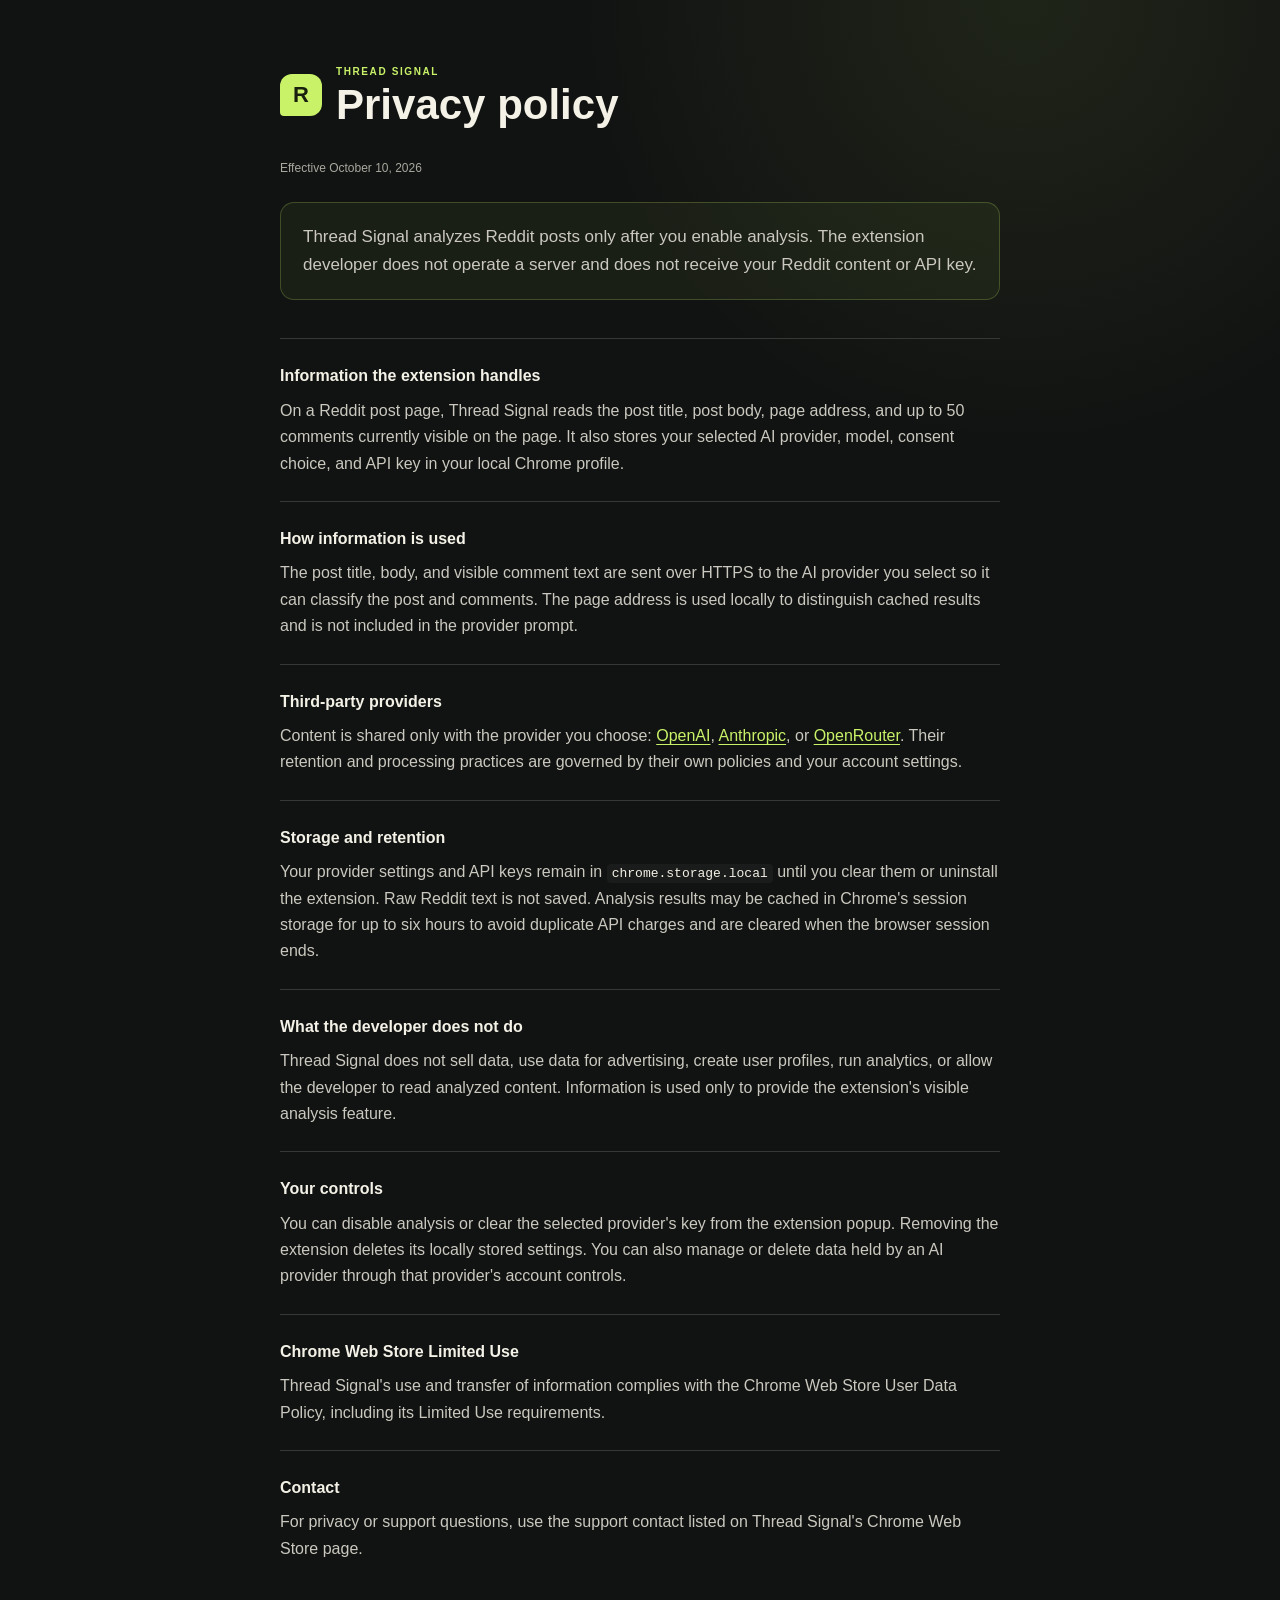
<file: docs/index.html>
<!doctype html>
<html lang="en">
  <head>
    <meta charset="utf-8">
    <meta name="viewport" content="width=device-width, initial-scale=1">
    <title>Thread Signal Privacy Policy</title>
    <link rel="stylesheet" href="privacy-policy.css">
  </head>
  <body>
    <main>
      <header>
        <span class="mark" aria-hidden="true">R</span>
        <div>
          <p class="kicker">Thread Signal</p>
          <h1>Privacy policy</h1>
        </div>
      </header>

      <p class="updated">Effective October 10, 2026</p>
      <p class="summary">Thread Signal analyzes Reddit posts only after you enable analysis. The extension developer does not operate a server and does not receive your Reddit content or API key.</p>

      <section>
        <h2>Information the extension handles</h2>
        <p>On a Reddit post page, Thread Signal reads the post title, post body, page address, and up to 50 comments currently visible on the page. It also stores your selected AI provider, model, consent choice, and API key in your local Chrome profile.</p>
      </section>

      <section>
        <h2>How information is used</h2>
        <p>The post title, body, and visible comment text are sent over HTTPS to the AI provider you select so it can classify the post and comments. The page address is used locally to distinguish cached results and is not included in the provider prompt.</p>
      </section>

      <section>
        <h2>Third-party providers</h2>
        <p>Content is shared only with the provider you choose: <a href="https://openai.com/policies/privacy-policy/">OpenAI</a>, <a href="https://www.anthropic.com/legal/privacy">Anthropic</a>, or <a href="https://openrouter.ai/privacy">OpenRouter</a>. Their retention and processing practices are governed by their own policies and your account settings.</p>
      </section>

      <section>
        <h2>Storage and retention</h2>
        <p>Your provider settings and API keys remain in <code>chrome.storage.local</code> until you clear them or uninstall the extension. Raw Reddit text is not saved. Analysis results may be cached in Chrome's session storage for up to six hours to avoid duplicate API charges and are cleared when the browser session ends.</p>
      </section>

      <section>
        <h2>What the developer does not do</h2>
        <p>Thread Signal does not sell data, use data for advertising, create user profiles, run analytics, or allow the developer to read analyzed content. Information is used only to provide the extension's visible analysis feature.</p>
      </section>

      <section>
        <h2>Your controls</h2>
        <p>You can disable analysis or clear the selected provider's key from the extension popup. Removing the extension deletes its locally stored settings. You can also manage or delete data held by an AI provider through that provider's account controls.</p>
      </section>

      <section>
        <h2>Chrome Web Store Limited Use</h2>
        <p>Thread Signal's use and transfer of information complies with the Chrome Web Store User Data Policy, including its Limited Use requirements.</p>
      </section>

      <section>
        <h2>Contact</h2>
        <p>For privacy or support questions, use the support contact listed on Thread Signal's Chrome Web Store page.</p>
      </section>
    </main>
  </body>
</html>
</file>
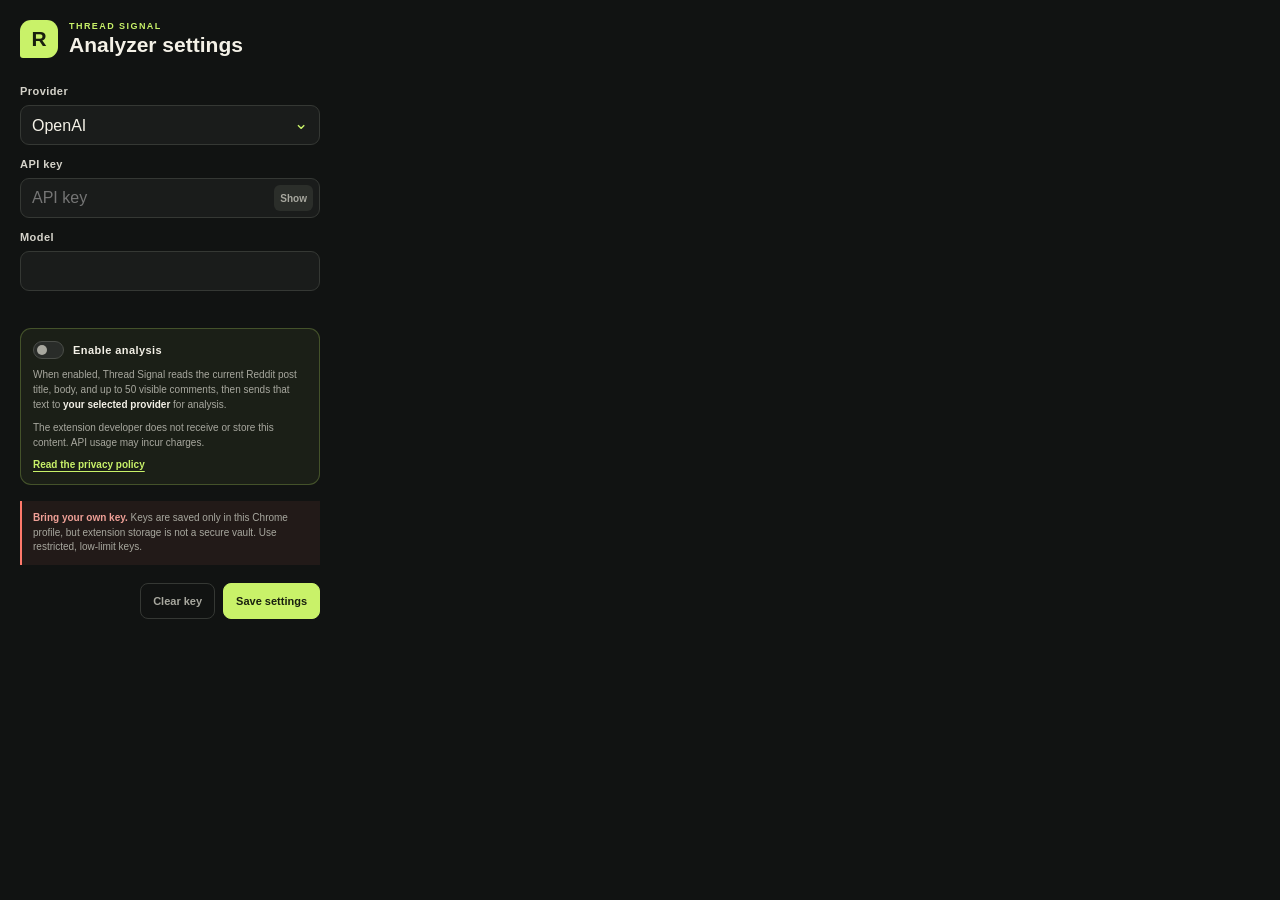
<file: popup.html>
<!doctype html>
<html lang="en">
  <head>
    <meta charset="utf-8">
    <meta name="viewport" content="width=device-width, initial-scale=1">
    <title>Reddit Advice Analyzer</title>
    <link rel="stylesheet" href="popup.css">
  </head>
  <body>
    <main>
      <header>
        <div class="mark">R</div>
        <div>
          <p class="kicker">Thread signal</p>
          <h1>Analyzer settings</h1>
        </div>
      </header>

      <form id="settings-form">
        <label for="provider">Provider</label>
        <div class="select-wrap">
          <select id="provider" name="provider">
            <option value="openai">OpenAI</option>
            <option value="anthropic">Anthropic</option>
            <option value="openrouter">OpenRouter</option>
          </select>
        </div>

        <label id="api-key-label" for="api-key">API key</label>
        <div class="key-field">
          <input id="api-key" name="api-key" type="password" autocomplete="off" placeholder="API key" spellcheck="false">
          <button id="toggle-key" type="button" aria-label="Show API key">Show</button>
        </div>

        <label for="model">Model</label>
        <input id="model" name="model" type="text" spellcheck="false">
        <p id="provider-hint" class="provider-hint"></p>

        <section class="consent-card" aria-labelledby="consent-title">
          <label class="consent-toggle" for="data-consent">
            <input id="data-consent" name="data-consent" type="checkbox">
            <span class="consent-control" aria-hidden="true"></span>
            <span id="consent-title">Enable analysis</span>
          </label>
          <p>When enabled, Thread Signal reads the current Reddit post title, body, and up to 50 visible comments, then sends that text to <strong id="consent-provider">your selected provider</strong> for analysis.</p>
          <p>The extension developer does not receive or store this content. API usage may incur charges.</p>
          <a href="https://vulcan-332.github.io/reddit-advice-analyzer/" target="_blank" rel="noreferrer">Read the privacy policy</a>
        </section>

        <p class="warning"><strong>Bring your own key.</strong> Keys are saved only in this Chrome profile, but extension storage is not a secure vault. Use restricted, low-limit keys.</p>

        <div class="actions">
          <button id="clear" class="secondary" type="button">Clear key</button>
          <button class="primary" type="submit">Save settings</button>
        </div>
        <p id="status" role="status" aria-live="polite"></p>
      </form>
    </main>
    <script src="popup.js"></script>
  </body>
</html>
</file>
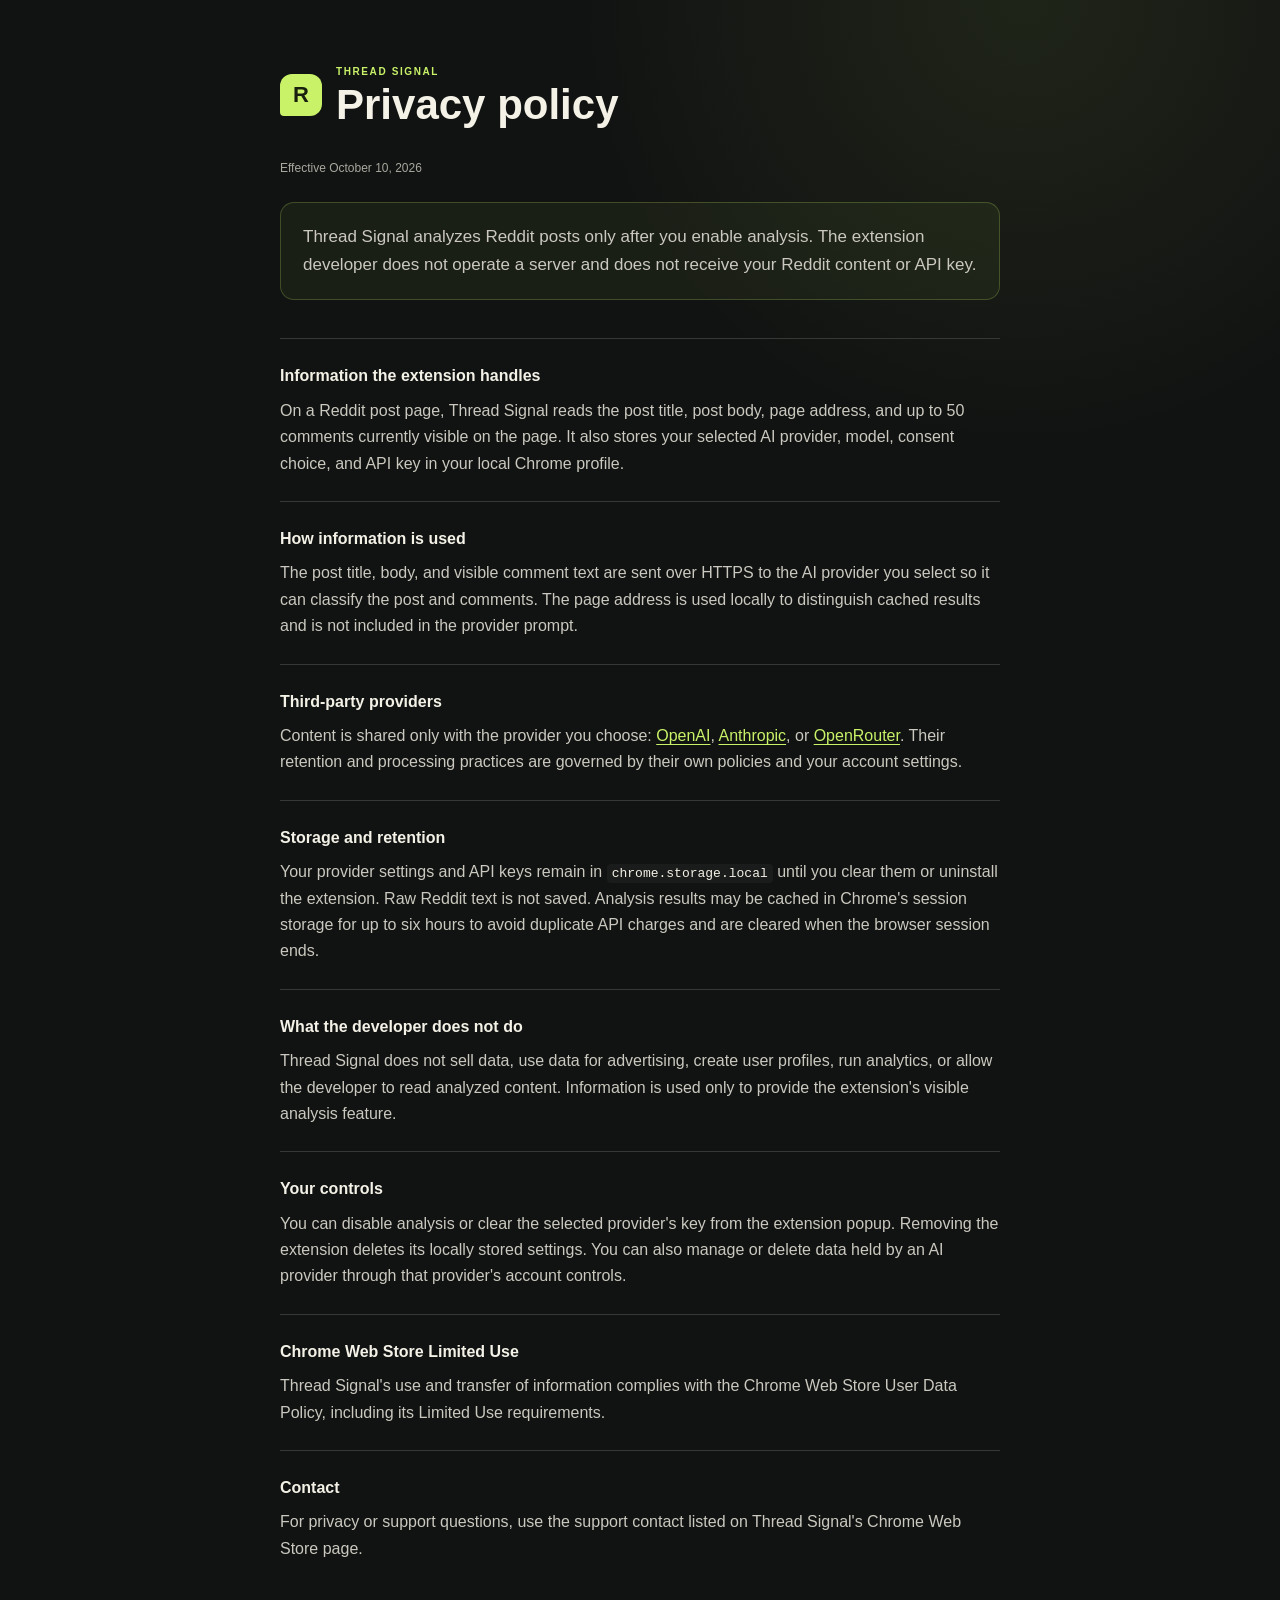
<file: privacy-policy.html>
<!doctype html>
<html lang="en">
  <head>
    <meta charset="utf-8">
    <meta name="viewport" content="width=device-width, initial-scale=1">
    <title>Thread Signal Privacy Policy</title>
    <link rel="stylesheet" href="privacy-policy.css">
  </head>
  <body>
    <main>
      <header>
        <span class="mark" aria-hidden="true">R</span>
        <div>
          <p class="kicker">Thread Signal</p>
          <h1>Privacy policy</h1>
        </div>
      </header>

      <p class="updated">Effective October 10, 2026</p>
      <p class="summary">Thread Signal analyzes Reddit posts only after you enable analysis. The extension developer does not operate a server and does not receive your Reddit content or API key.</p>

      <section>
        <h2>Information the extension handles</h2>
        <p>On a Reddit post page, Thread Signal reads the post title, post body, page address, and up to 50 comments currently visible on the page. It also stores your selected AI provider, model, consent choice, and API key in your local Chrome profile.</p>
      </section>

      <section>
        <h2>How information is used</h2>
        <p>The post title, body, and visible comment text are sent over HTTPS to the AI provider you select so it can classify the post and comments. The page address is used locally to distinguish cached results and is not included in the provider prompt.</p>
      </section>

      <section>
        <h2>Third-party providers</h2>
        <p>Content is shared only with the provider you choose: <a href="https://openai.com/policies/privacy-policy/">OpenAI</a>, <a href="https://www.anthropic.com/legal/privacy">Anthropic</a>, or <a href="https://openrouter.ai/privacy">OpenRouter</a>. Their retention and processing practices are governed by their own policies and your account settings.</p>
      </section>

      <section>
        <h2>Storage and retention</h2>
        <p>Your provider settings and API keys remain in <code>chrome.storage.local</code> until you clear them or uninstall the extension. Raw Reddit text is not saved. Analysis results may be cached in Chrome's session storage for up to six hours to avoid duplicate API charges and are cleared when the browser session ends.</p>
      </section>

      <section>
        <h2>What the developer does not do</h2>
        <p>Thread Signal does not sell data, use data for advertising, create user profiles, run analytics, or allow the developer to read analyzed content. Information is used only to provide the extension's visible analysis feature.</p>
      </section>

      <section>
        <h2>Your controls</h2>
        <p>You can disable analysis or clear the selected provider's key from the extension popup. Removing the extension deletes its locally stored settings. You can also manage or delete data held by an AI provider through that provider's account controls.</p>
      </section>

      <section>
        <h2>Chrome Web Store Limited Use</h2>
        <p>Thread Signal's use and transfer of information complies with the Chrome Web Store User Data Policy, including its Limited Use requirements.</p>
      </section>

      <section>
        <h2>Contact</h2>
        <p>For privacy or support questions, use the support contact listed on Thread Signal's Chrome Web Store page.</p>
      </section>
    </main>
  </body>
</html>
</file>
<file: docs/privacy-policy.css>
:root {
  color-scheme: dark;
  --ink: #f4f1e7;
  --muted: #a8a89f;
  --panel: #1a1c1b;
  --line: #353834;
  --lime: #c9f269;
}

* { box-sizing: border-box; }

body {
  margin: 0;
  background:
    radial-gradient(circle at 80% 0%, rgba(201, 242, 105, .08), transparent 28rem),
    #111312;
  color: var(--ink);
  font-family: "Avenir Next", Avenir, "Helvetica Neue", sans-serif;
  line-height: 1.65;
}

main { width: min(720px, calc(100% - 40px)); margin: 0 auto; padding: 64px 0 80px; }
header { display: flex; align-items: center; gap: 14px; margin-bottom: 32px; }
.mark { display: grid; width: 42px; height: 42px; place-items: center; border-radius: 12px 12px 12px 4px; background: var(--lime); color: #19200e; font-size: 22px; font-weight: 800; }
.kicker { margin: 0 0 2px; color: var(--lime); font-size: 10px; font-weight: 800; letter-spacing: .16em; text-transform: uppercase; }
h1 { margin: 0; font-size: clamp(28px, 6vw, 42px); line-height: 1.05; }
.updated { color: var(--muted); font-size: 12px; }
.summary { margin: 24px 0 38px; padding: 20px 22px; border: 1px solid rgba(201, 242, 105, .22); border-radius: 14px; background: rgba(201, 242, 105, .05); font-size: 17px; }
section { padding: 24px 0; border-top: 1px solid var(--line); }
h2 { margin: 0 0 8px; font-size: 16px; }
p { margin: 0; color: #cac8bf; }
a { color: var(--lime); text-underline-offset: 3px; }
code { padding: 2px 5px; border-radius: 4px; background: var(--panel); color: var(--ink); }

@media (max-width: 520px) {
  main { width: min(100% - 28px, 720px); padding-top: 36px; }
  .summary { padding: 16px; font-size: 15px; }
}
</file>
<file: popup.css>
:root {
  color-scheme: dark;
  --ink: #f4f1e7;
  --muted: #a8a89f;
  --panel: #1a1c1b;
  --line: #353834;
  --lime: #c9f269;
  --coral: #ff796b;
}

* { box-sizing: border-box; }

body {
  width: 340px;
  margin: 0;
  background: #111312;
  color: var(--ink);
  font-family: "Avenir Next", Avenir, "Helvetica Neue", sans-serif;
}

main { padding: 20px; }

header {
  display: flex;
  align-items: center;
  gap: 11px;
  margin-bottom: 22px;
}

.mark {
  display: grid;
  width: 38px;
  height: 38px;
  place-items: center;
  border-radius: 11px 11px 11px 3px;
  background: var(--lime);
  color: #19200e;
  font-size: 21px;
  font-weight: 700;
}

.kicker {
  margin: 0 0 2px;
  color: var(--lime);
  font-size: 9px;
  font-weight: 800;
  letter-spacing: .16em;
  text-transform: uppercase;
}

h1 { margin: 0; font-size: 21px; font-weight: 600; }
form { display: grid; gap: 8px; }

label {
  margin-top: 5px;
  color: #d5d3ca;
  font-size: 11px;
  font-weight: 700;
  letter-spacing: .04em;
}

input,
select {
  width: 100%;
  height: 40px;
  border: 1px solid var(--line);
  border-radius: 9px;
  outline: 0;
  background: var(--panel);
  color: var(--ink);
  font: inherit;
  padding: 0 11px;
}

input:focus,
select:focus { border-color: var(--lime); box-shadow: 0 0 0 3px rgba(201,242,105,.1); }
.select-wrap { position: relative; }
.select-wrap::after { content: "⌄"; position: absolute; right: 12px; top: 8px; color: var(--lime); font-size: 17px; pointer-events: none; }
select { appearance: none; padding: 0 36px 0 11px; cursor: pointer; }
.key-field { position: relative; }
.key-field input { padding-right: 56px; }

#toggle-key {
  position: absolute;
  top: 7px;
  right: 7px;
  height: 26px;
  border: 0;
  border-radius: 6px;
  background: #2b2e2a;
  color: var(--muted);
  font-family: inherit;
  font-size: 10px;
  font-weight: 700;
  cursor: pointer;
}

.warning {
  margin: 8px 0 6px;
  padding: 10px 11px;
  border-left: 2px solid var(--coral);
  background: rgba(255,121,107,.07);
  color: var(--muted);
  font-size: 10px;
  line-height: 1.45;
}

.warning strong { color: #f0a097; }
.provider-hint { min-height: 14px; margin: -1px 0 2px; color: var(--muted); font-size: 10px; }
.consent-card {
  margin-top: 6px;
  padding: 12px;
  border: 1px solid rgba(201, 242, 105, .24);
  border-radius: 11px;
  background: rgba(201, 242, 105, .055);
}

.consent-card p { margin: 8px 0 0; color: var(--muted); font-size: 10px; line-height: 1.5; }
.consent-card strong { color: var(--ink); }
.consent-card a { display: inline-block; margin-top: 9px; color: var(--lime); font-size: 10px; font-weight: 700; text-underline-offset: 3px; }
.consent-toggle { display: flex; align-items: center; gap: 9px; margin: 0; color: var(--ink); cursor: pointer; }
.consent-toggle input { position: absolute; width: 1px; height: 1px; opacity: 0; }
.consent-control {
  position: relative;
  width: 31px;
  height: 18px;
  flex: 0 0 31px;
  border: 1px solid #4a4d48;
  border-radius: 99px;
  background: #292c29;
  transition: background 140ms ease, border-color 140ms ease;
}
.consent-control::after {
  content: "";
  position: absolute;
  top: 3px;
  left: 3px;
  width: 10px;
  height: 10px;
  border-radius: 50%;
  background: var(--muted);
  transition: transform 140ms ease, background 140ms ease;
}
.consent-toggle input:checked + .consent-control { border-color: var(--lime); background: rgba(201, 242, 105, .2); }
.consent-toggle input:checked + .consent-control::after { transform: translateX(13px); background: var(--lime); }
.consent-toggle input:focus-visible + .consent-control { box-shadow: 0 0 0 3px rgba(201,242,105,.15); }
.actions { display: flex; justify-content: flex-end; gap: 8px; margin-top: 4px; }
.actions button { height: 36px; border-radius: 8px; padding: 0 12px; font-family: inherit; font-size: 11px; font-weight: 700; cursor: pointer; }
.primary { border: 1px solid var(--lime); background: var(--lime); color: #19200e; }
.secondary { border: 1px solid var(--line); background: transparent; color: var(--muted); }
#status { min-height: 16px; margin: 2px 0 0; color: var(--lime); font-size: 10px; text-align: right; }
</file>
<file: privacy-policy.css>
:root {
  color-scheme: dark;
  --ink: #f4f1e7;
  --muted: #a8a89f;
  --panel: #1a1c1b;
  --line: #353834;
  --lime: #c9f269;
}

* { box-sizing: border-box; }

body {
  margin: 0;
  background:
    radial-gradient(circle at 80% 0%, rgba(201, 242, 105, .08), transparent 28rem),
    #111312;
  color: var(--ink);
  font-family: "Avenir Next", Avenir, "Helvetica Neue", sans-serif;
  line-height: 1.65;
}

main { width: min(720px, calc(100% - 40px)); margin: 0 auto; padding: 64px 0 80px; }
header { display: flex; align-items: center; gap: 14px; margin-bottom: 32px; }
.mark { display: grid; width: 42px; height: 42px; place-items: center; border-radius: 12px 12px 12px 4px; background: var(--lime); color: #19200e; font-size: 22px; font-weight: 800; }
.kicker { margin: 0 0 2px; color: var(--lime); font-size: 10px; font-weight: 800; letter-spacing: .16em; text-transform: uppercase; }
h1 { margin: 0; font-size: clamp(28px, 6vw, 42px); line-height: 1.05; }
.updated { color: var(--muted); font-size: 12px; }
.summary { margin: 24px 0 38px; padding: 20px 22px; border: 1px solid rgba(201, 242, 105, .22); border-radius: 14px; background: rgba(201, 242, 105, .05); font-size: 17px; }
section { padding: 24px 0; border-top: 1px solid var(--line); }
h2 { margin: 0 0 8px; font-size: 16px; }
p { margin: 0; color: #cac8bf; }
a { color: var(--lime); text-underline-offset: 3px; }
code { padding: 2px 5px; border-radius: 4px; background: var(--panel); color: var(--ink); }

@media (max-width: 520px) {
  main { width: min(100% - 28px, 720px); padding-top: 36px; }
  .summary { padding: 16px; font-size: 15px; }
}
</file>
